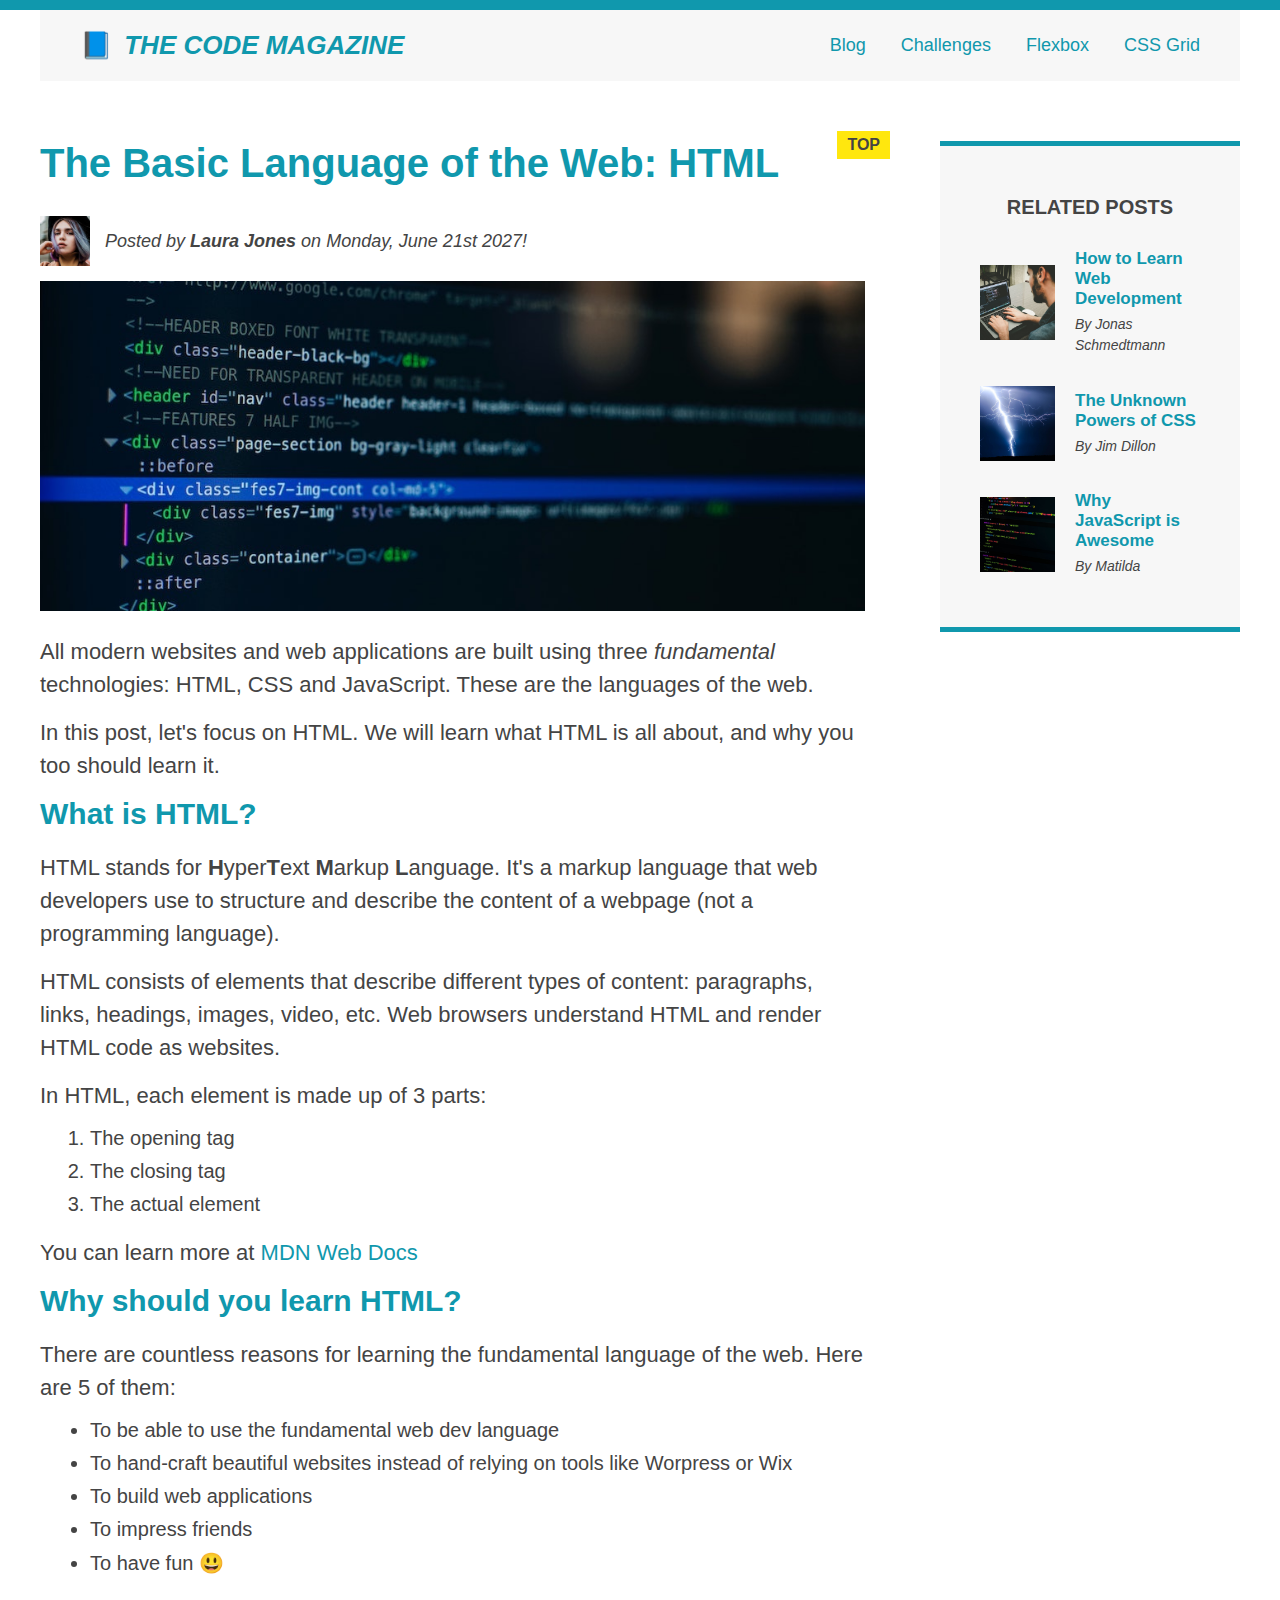
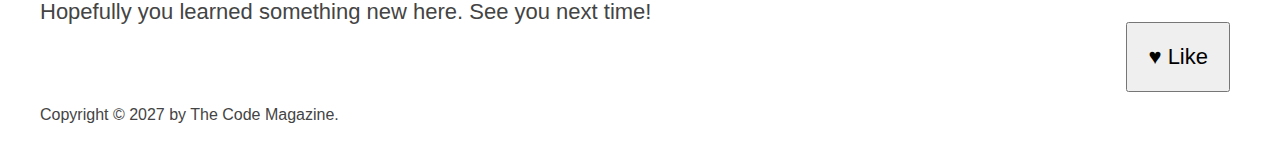
<file: gabi/index.html>
<!DOCTYPE html>
<html lang="en">
  <head>
    <meta charset="UTF-8" />
    <link href="style.css" rel="stylesheet" />
    <title>The Basic Language of the Web: HTML</title>
  </head>

  <body>
    <div class="container">
      <header class="main-header clearfix">
        <h1>📘 The Code Magazine</h1>
        <nav>
          <a href="blog.html">Blog</a>
          <a href="#">Challenges</a>
          <a href="flexbox.html">Flexbox</a>
          <a href="css-grid.html">CSS Grid</a>
        </nav>
      </header>
      <!-- <div class="body-box">       -->
      <article>
        <header class="post-header">
          <h2>The Basic Language of the Web: HTML</h2>
          <div class="author-box">
            <img
              src="img/laura-jones.jpg"
              alt="Headshot of Laura Jones"
              height="50"
              width="50"
              class="author-img"
            />
            <p id="author" class="author">
              Posted by <strong>Laura Jones</strong> on Monday, June 21st 2027!
            </p>
          </div>
          <img
            src="img/post-img.jpg"
            alt="HTML code on a screen"
            width="500"
            height="200"
            class="post-img"
          />
        </header>

        <p>
          All modern websites and web applications are built using three
          <em>fundamental</em>
          technologies: HTML, CSS and JavaScript. These are the languages of the
          web.
        </p>

        <p>
          In this post, let's focus on HTML. We will learn what HTML is all
          about, and why you too should learn it.
        </p>

        <h3>What is HTML?</h3>
        <p>
          HTML stands for <strong>H</strong>yper<strong>T</strong>ext
          <strong>M</strong>arkup <strong>L</strong>anguage. It's a markup
          language that web developers use to structure and describe the content
          of a webpage (not a programming language).
        </p>
        <p>
          HTML consists of elements that describe different types of content:
          paragraphs, links, headings, images, video, etc. Web browsers
          understand HTML and render HTML code as websites.
        </p>
        <p>In HTML, each element is made up of 3 parts:</p>

        <ol>
          <li>The opening tag</li>
          <li>The closing tag</li>
          <li>The actual element</li>
        </ol>

        <p>
          You can learn more at
          <a
            href="https://developer.mozilla.org/en-US/docs/Web/HTML"
            target="_blank"
            >MDN Web Docs</a
          >
        </p>

        <h4>Why should you learn HTML?</h4>

        <p>
          There are countless reasons for learning the fundamental language of
          the web. Here are 5 of them:
        </p>

        <ul>
          <li>To be able to use the fundamental web dev language</li>
          <li>
            To hand-craft beautiful websites instead of relying on tools like
            Worpress or Wix
          </li>
          <li>To build web applications</li>
          <li>To impress friends</li>
          <li>To have fun 😃</li>
        </ul>

        <p>Hopefully you learned something new here. See you next time!</p>
      </article>

      <aside>
        <h5>Related posts</h5>

        <ul class="related">
          <li class="related-post">
            <img
              src="img/related-1.jpg"
              alt="Person programming"
              width="75"
              width="75"
            />
            <div>
              <a href="#" class="related-link">How to Learn Web Development</a>
              <p class="related-author">By Jonas Schmedtmann</p>
            </div>
          </li>
          <li class="related-post">
            <img
              src="img/related-2.jpg"
              alt="Lightning"
              width="75"
              heigth="75"
            />
            <div>
              <a href="#" class="related-link">The Unknown Powers of CSS</a>
              <p class="related-author">By Jim Dillon</p>
            </div>
          </li>
          <li class="related-post">
            <img
              src="img/related-3.jpg"
              alt="JavaScript code on a screen"
              width="75"
              height="75"
            />
            <div>
              <a href="#" class="related-link">Why JavaScript is Awesome</a>
              <p class="related-author">By Matilda</p>
            </div>
          </li>
        </ul>
      </aside>
      <!-- </div> -->
      <button>&hearts; Like</button>
      <footer>
        <p id="copyright">Copyright &copy; 2027 by The Code Magazine.</p>
      </footer>
    </div>
  </body>
</html>
</file>
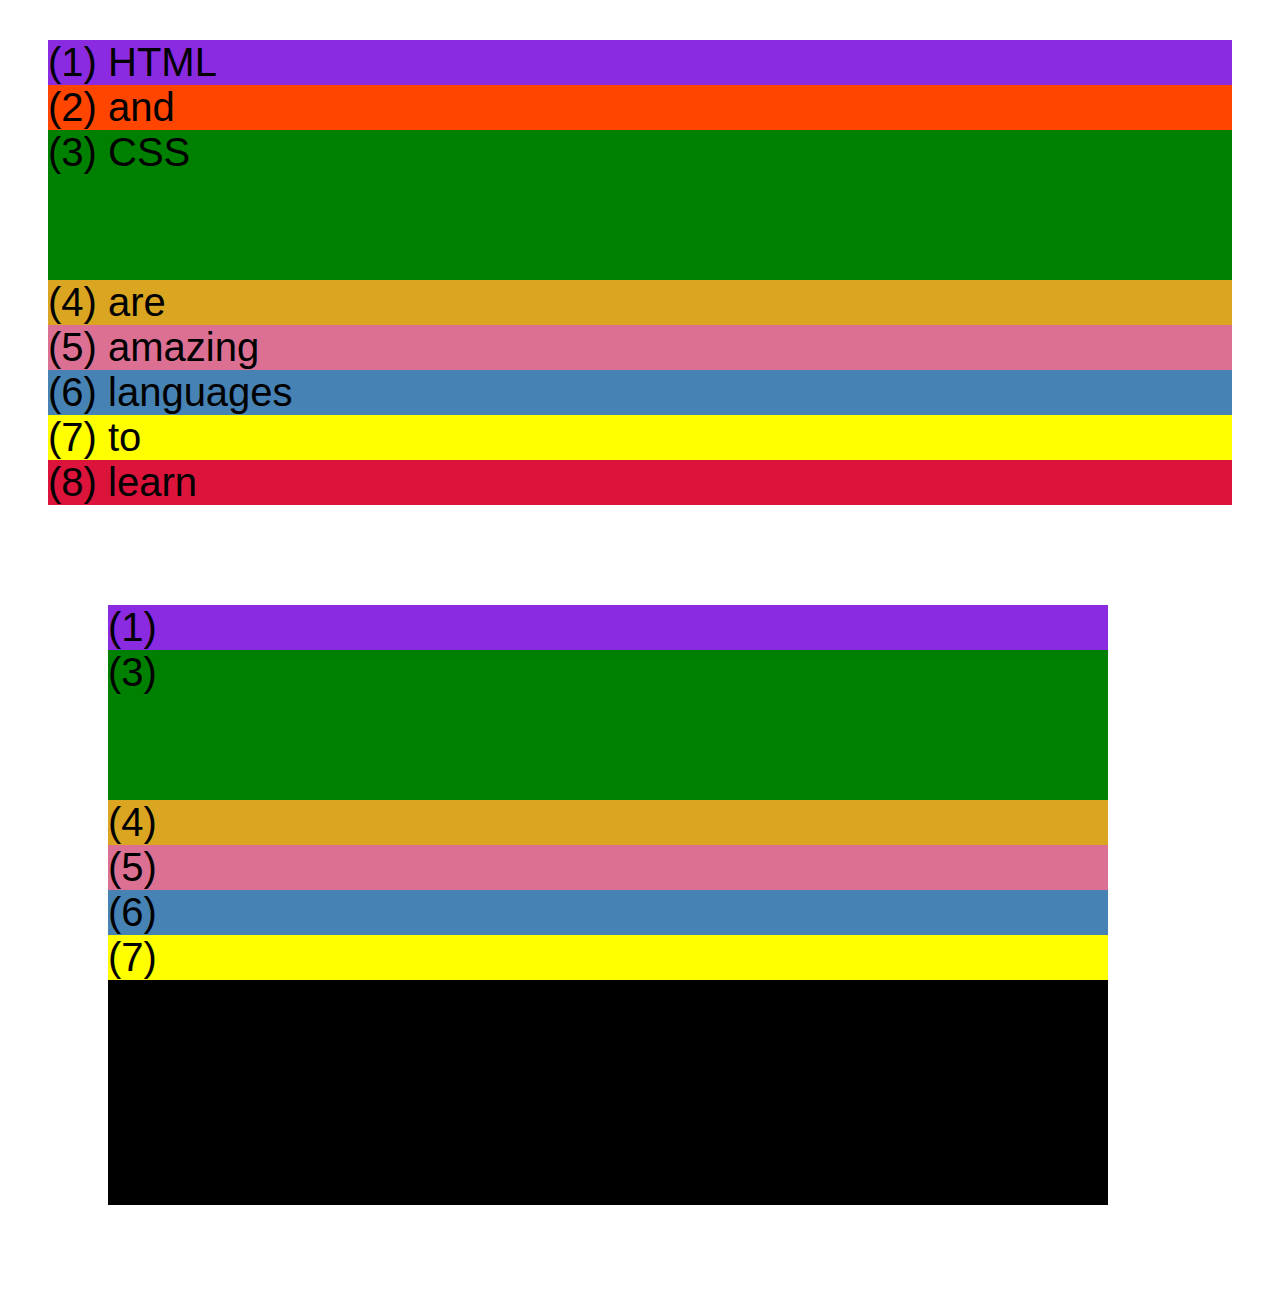
<file: gabi/css-grid.html>
<!DOCTYPE html>
<html lang="en">
  <head>
    <meta charset="UTF-8" />
    <meta http-equiv="X-UA-Compatible" content="IE=edge" />
    <meta name="viewport" content="width=device-width, initial-scale=1.0" />
    <title>CSS Grid</title>
    <style>
      .el--1 {
        background-color: blueviolet;
      }
      .el--2 {
        background-color: orangered;
      }
      .el--3 {
        background-color: green;
        height: 150px;
      }
      .el--4 {
        background-color: goldenrod;
      }
      .el--5 {
        background-color: palevioletred;
      }
      .el--6 {
        background-color: steelblue;
      }
      .el--7 {
        background-color: yellow;
      }
      .el--8 {
        background-color: crimson;
      }

      .container--1 {
        /* STARTER */
        font-family: sans-serif;
        background-color: #ddd;
        font-size: 40px;
        margin: 40px;

        /* CSS GRID */
      }

      .container--2 {
        /* STARTER */
        font-family: sans-serif;
        background-color: black;
        font-size: 40px;
        margin: 100px;

        width: 1000px;
        height: 600px;

        /* CSS GRID */
      }
    </style>
  </head>
  <body>
    <div class="container--1">
      <div class="el el--1">(1) HTML</div>
      <div class="el el--2">(2) and</div>
      <div class="el el--3">(3) CSS</div>
      <div class="el el--4">(4) are</div>
      <div class="el el--5">(5) amazing</div>
      <div class="el el--6">(6) languages</div>
      <div class="el el--7">(7) to</div>
      <div class="el el--8">(8) learn</div>
    </div>

    <div class="container--2">
      <div class="el el--1">(1)</div>
      <div class="el el--3">(3)</div>
      <div class="el el--4">(4)</div>
      <div class="el el--5">(5)</div>
      <div class="el el--6">(6)</div>
      <div class="el el--7">(7)</div>
    </div>
  </body>
</html>
</file>
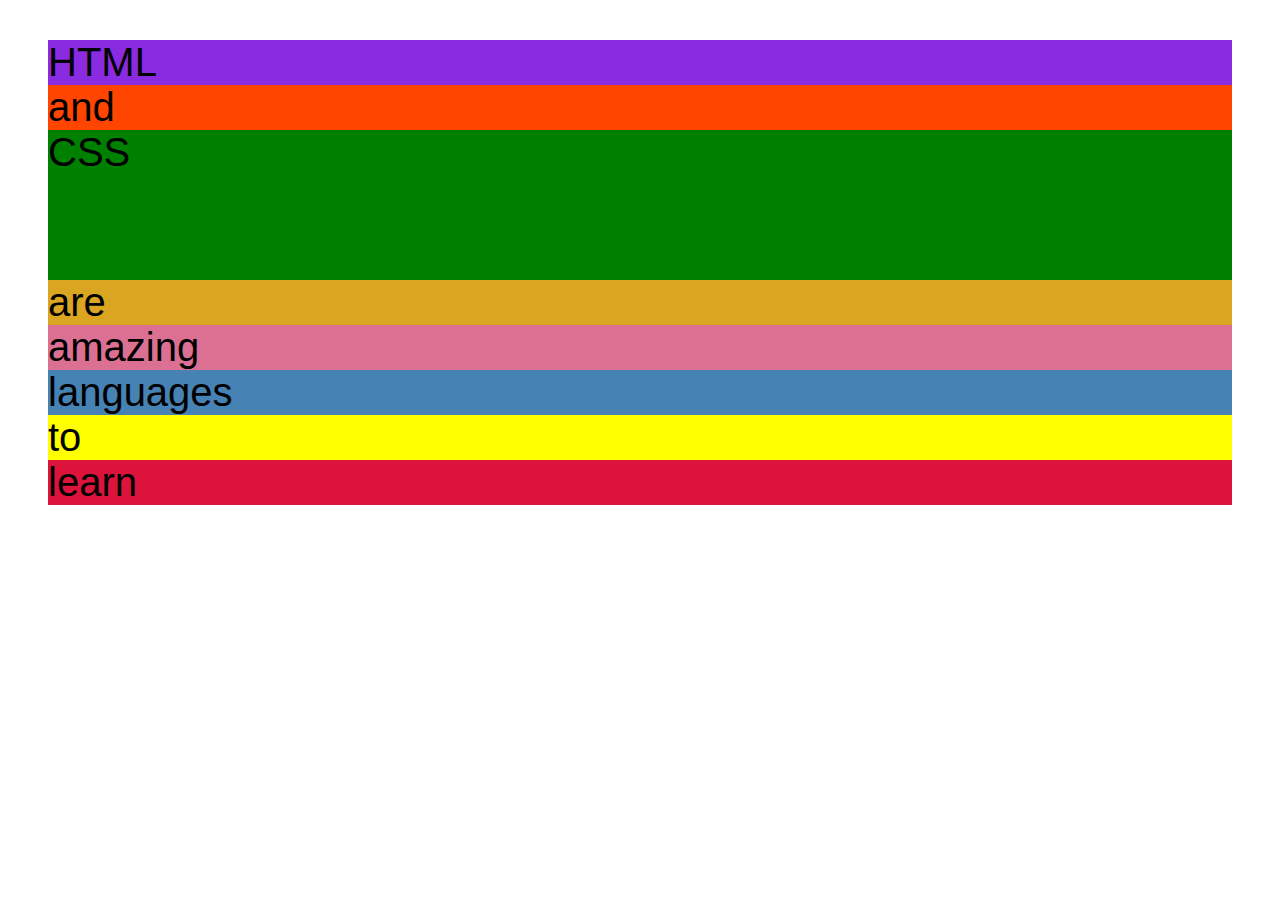
<file: gabi/flexbox.html>
<!DOCTYPE html>
<html lang="en">
  <head>
    <meta charset="UTF-8" />
    <meta http-equiv="X-UA-Compatible" content="IE=edge" />
    <meta name="viewport" content="width=device-width, initial-scale=1.0" />
    <title>Flexbox</title>
    <style>
      .el--1 {
        background-color: blueviolet;
      }
      .el--2 {
        background-color: orangered;
      }
      .el--3 {
        background-color: green;
        height: 150px;
      }
      .el--4 {
        background-color: goldenrod;
      }
      .el--5 {
        background-color: palevioletred;
      }
      .el--6 {
        background-color: steelblue;
      }
      .el--7 {
        background-color: yellow;
      }
      .el--8 {
        background-color: crimson;
      }

      .container {
        /* STARTER */
        font-family: sans-serif;
        background-color: #ddd;
        font-size: 40px;
        margin: 40px;

        /* FLEXBOX */
      }
    </style>
  </head>
  <body>
    <div class="container">
      <div class="el el--1">HTML</div>
      <div class="el el--2">and</div>
      <div class="el el--3">CSS</div>
      <div class="el el--4">are</div>
      <div class="el el--5">amazing</div>
      <div class="el el--6">languages</div>
      <div class="el el--7">to</div>
      <div class="el el--8">learn</div>
    </div>
  </body>
</html>
</file>
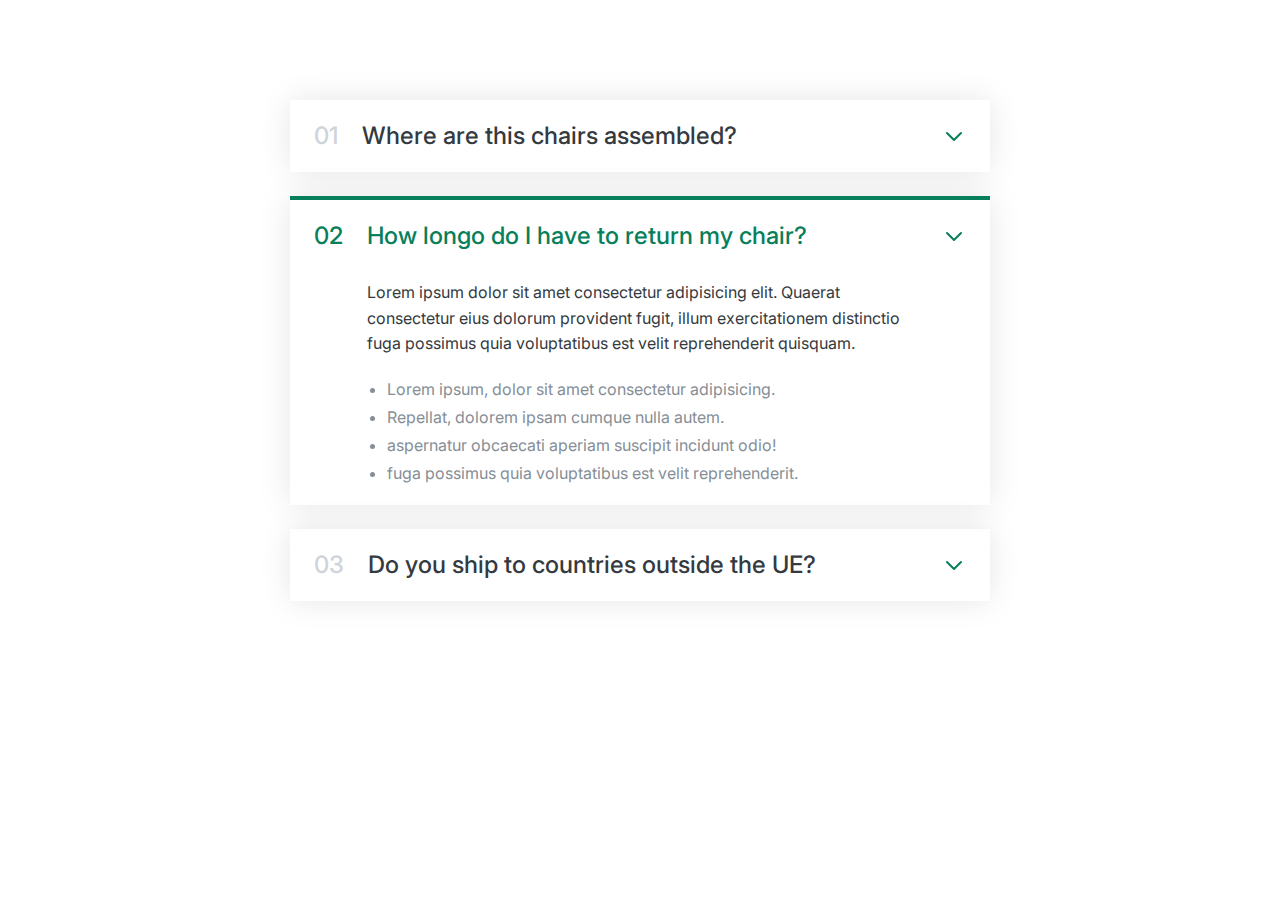
<file: starter/06-Components/01-accordion.html>
<!DOCTYPE html>
<html lang="en">
  <head>
    <meta charset="UTF-8" />
    <meta http-equiv="X-UA-Compatible" content="IE=edge" />
    <meta name="viewport" content="width=device-width, initial-scale=1.0" />
    <link
      href="https://fonts.googleapis.com/css2?family=Inter:wght@400;500;700&display=swap"
      rel="stylesheet"
    />

    <title>Accordion Component</title>

    <style>
      /*
      SPACING SYSTEM (px)
      2 / 4 / 8 / 12 / 16 / 24 / 32 / 48 / 64 / 80 / 96 / 128

      FONT SIZE SYSTEM (px)
      10 / 12 / 14 / 16 / 18 / 20 / 24 / 30 / 36 / 44 / 52 / 62 / 74 / 86 / 98
      */

      /* MAIN COLOR: #087f5b
      GREY COLOR: #343a40 */
      * {
        margin: 0;
        padding: 0;
        box-sizing: border-box;
      }
      body {
        font-family: "Inter", sans-serif;
        color: #343a40;
        line-height: 1;
      }
      .accordion {
        width: 700px;
        margin: 100px auto;

        display: flex;
        flex-direction: column;
        gap: 24px;
      }
      .item {
        box-shadow: 0 0 32px rgba(0, 0, 0, 0.1);
        padding: 24px;

        display: grid;
        grid-template-columns: auto 1fr auto;
        column-gap: 24px;
        row-gap: 32px;
        align-items: center;
      }
      .number,
      .text {
        font-size: 24px;
        font-weight: 500;
        /* color:#087f5b; */
      }
      .number {
        color: #ced4da;
      }

      .icon {
        width: 24px;
        height: 24px;
        stroke: #087f5b;
      }
      .hidden-box {
        grid-column: 2;
        display: none;
      }
      .hidden-box p {
        line-height: 1.6;
        margin-bottom: 24px;
      }
      .hidden-box ul {
        color: #868e96;
        margin-left: 20px;

        display: flex;
        flex-direction: column;
        gap: 12px;
      }
      .open {
        border-top: 4px solid #087f5b;
      }
      .open .hidden-box {
        display: block;
      }
      .open .number,
      .open .text {
        color: #087f5b;
      }
    </style>
  </head>
  <body>
    <div class="accordion">
      <div class="item">
        <p class="number">01</p>
        <p class="text">Where are this chairs assembled?</p>
        <svg
          xmlns="http://www.w3.org/2000/svg"
          class="icon"
          fill="none"
          viewBox="0 0 24 24"
          stroke="currentColor"
          stroke-width="2"
        >
          <path
            stroke-linecap="round"
            stroke-linejoin="round"
            d="M19 9l-7 7-7-7"
          />
        </svg>
        <div class="hidden-box">
          <p>
            Lorem ipsum dolor sit amet consectetur adipisicing elit. Quaerat
            consectetur eius dolorum provident fugit, illum exercitationem
            distinctio fuga possimus quia voluptatibus est velit reprehenderit
            quisquam.
          </p>
          <ul>
            <li>Lorem ipsum, dolor sit amet consectetur adipisicing.</li>
            <li>Repellat, dolorem ipsam cumque nulla autem.</li>
            <li>aspernatur obcaecati aperiam suscipit incidunt odio!</li>
            <li>fuga possimus quia voluptatibus est velit reprehenderit.</li>
          </ul>
        </div>
      </div>

      <div class="item open">
        <p class="number">02</p>
        <p class="text">How longo do I have to return my chair?</p>
        <svg
          xmlns="http://www.w3.org/2000/svg"
          class="icon"
          fill="none"
          viewBox="0 0 24 24"
          stroke="currentColor"
          stroke-width="2"
        >
          <path
            stroke-linecap="round"
            stroke-linejoin="round"
            d="M19 9l-7 7-7-7"
          />
        </svg>
        <div class="hidden-box">
          <p>
            Lorem ipsum dolor sit amet consectetur adipisicing elit. Quaerat
            consectetur eius dolorum provident fugit, illum exercitationem
            distinctio fuga possimus quia voluptatibus est velit reprehenderit
            quisquam.
          </p>
          <ul>
            <li>Lorem ipsum, dolor sit amet consectetur adipisicing.</li>
            <li>Repellat, dolorem ipsam cumque nulla autem.</li>
            <li>aspernatur obcaecati aperiam suscipit incidunt odio!</li>
            <li>fuga possimus quia voluptatibus est velit reprehenderit.</li>
          </ul>
        </div>
      </div>

      <div class="item">
        <p class="number">03</p>
        <p class="text">Do you ship to countries outside the UE?</p>
        <svg
          xmlns="http://www.w3.org/2000/svg"
          class="icon"
          fill="none"
          viewBox="0 0 24 24"
          stroke="currentColor"
          stroke-width="2"
        >
          <path
            stroke-linecap="round"
            stroke-linejoin="round"
            d="M19 9l-7 7-7-7"
          />
        </svg>
        <div class="hidden-box">
          <p>
            Lorem ipsum dolor sit amet consectetur adipisicing elit. Quaerat
            consectetur eius dolorum provident fugit, illum exercitationem
            distinctio fuga possimus quia voluptatibus est velit reprehenderit
            quisquam.
          </p>
          <ul>
            <li>Lorem ipsum, dolor sit amet consectetur adipisicing.</li>
            <li>Repellat, dolorem ipsam cumque nulla autem.</li>
            <li>aspernatur obcaecati aperiam suscipit incidunt odio!</li>
            <li>fuga possimus quia voluptatibus est velit reprehenderit.</li>
          </ul>
        </div>
      </div>
    </div>
  </body>
</html>
</file>
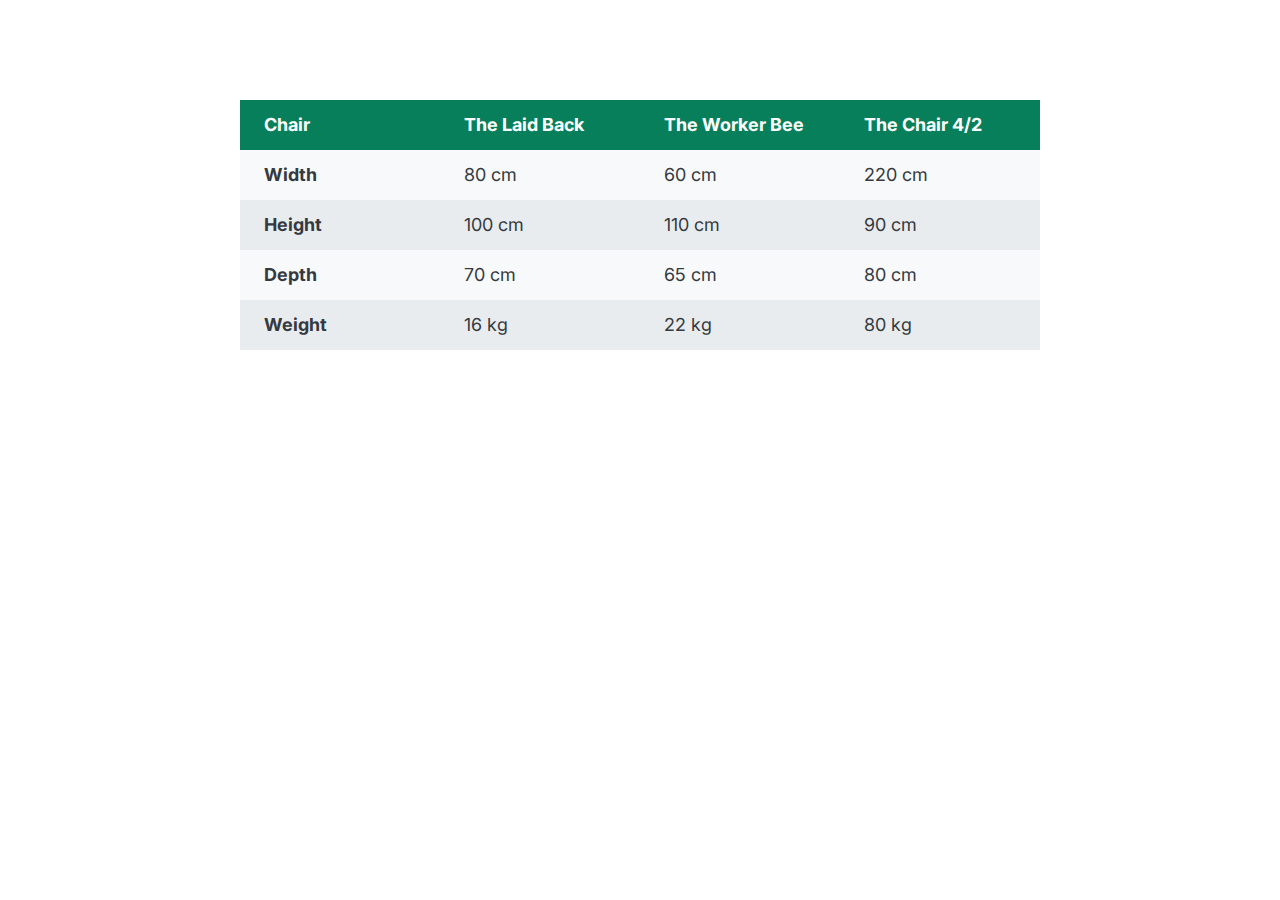
<file: starter/06-Components/03-table.html>
<!DOCTYPE html>
<html lang="en">
  <head>
    <meta charset="UTF-8" />
    <meta http-equiv="X-UA-Compatible" content="IE=edge" />
    <meta name="viewport" content="width=device-width, initial-scale=1.0" />
    <link
      href="https://fonts.googleapis.com/css2?family=Inter:wght@400;500;700&display=swap"
      rel="stylesheet"
    />

    <title>Accordion Component</title>

    <style>
      /*
      SPACING SYSTEM (px)
      2 / 4 / 8 / 12 / 16 / 24 / 32 / 48 / 64 / 80 / 96 / 128

      FONT SIZE SYSTEM (px)
      10 / 12 / 14 / 16 / 18 / 20 / 24 / 30 / 36 / 44 / 52 / 62 / 74 / 86 / 98
      */

      /* MAIN COLOR: #087f5b
      GREY COLOR: #343a40 */
      * {
        margin: 0;
        padding: 0;
        box-sizing: border-box;
      }
      body {
        font-family: "Inter", sans-serif;
        color: #343a40;
        line-height: 1;
        font-size: 18px;
        display: flex;
        justify-content: center;
      }

      table {
        width: 800px;
        margin-top: 100px;
        border-collapse: collapse;
      }

      th,
      td {
        padding: 16px 24px;
        text-align: left;
      }

      thead th {
        background-color: #087f5b;
        color: #fff;
        width: 25%;
      }

      tbody tr:nth-child(odd) {
        background-color: #f8f9fa;
      }

      tbody tr:nth-child(even) {
        background-color: #e9ecef;
      }
    </style>
  </head>
  <body>
    <table>
      <thead>
        <tr>
          <th>Chair</th>
          <th>The Laid Back</th>
          <th>The Worker Bee</th>
          <th>The Chair 4/2</th>
        </tr>
      </thead>
      <tbody>
        <tr>
          <th>Width</th>
          <td>80 cm</td>
          <td>60 cm</td>
          <td>220 cm</td>
        </tr>
        <tr>
          <th>Height</th>
          <td>100 cm</td>
          <td>110 cm</td>
          <td>90 cm</td>
        </tr>
        <tr>
          <th>Depth</th>
          <td>70 cm</td>
          <td>65 cm</td>
          <td>80 cm</td>
        </tr>
        <tr>
          <th>Weight</th>
          <td>16 kg</td>
          <td>22 kg</td>
          <td>80 kg</td>
        </tr>
      </tbody>
    </table>
  </body>
</html>
</file>
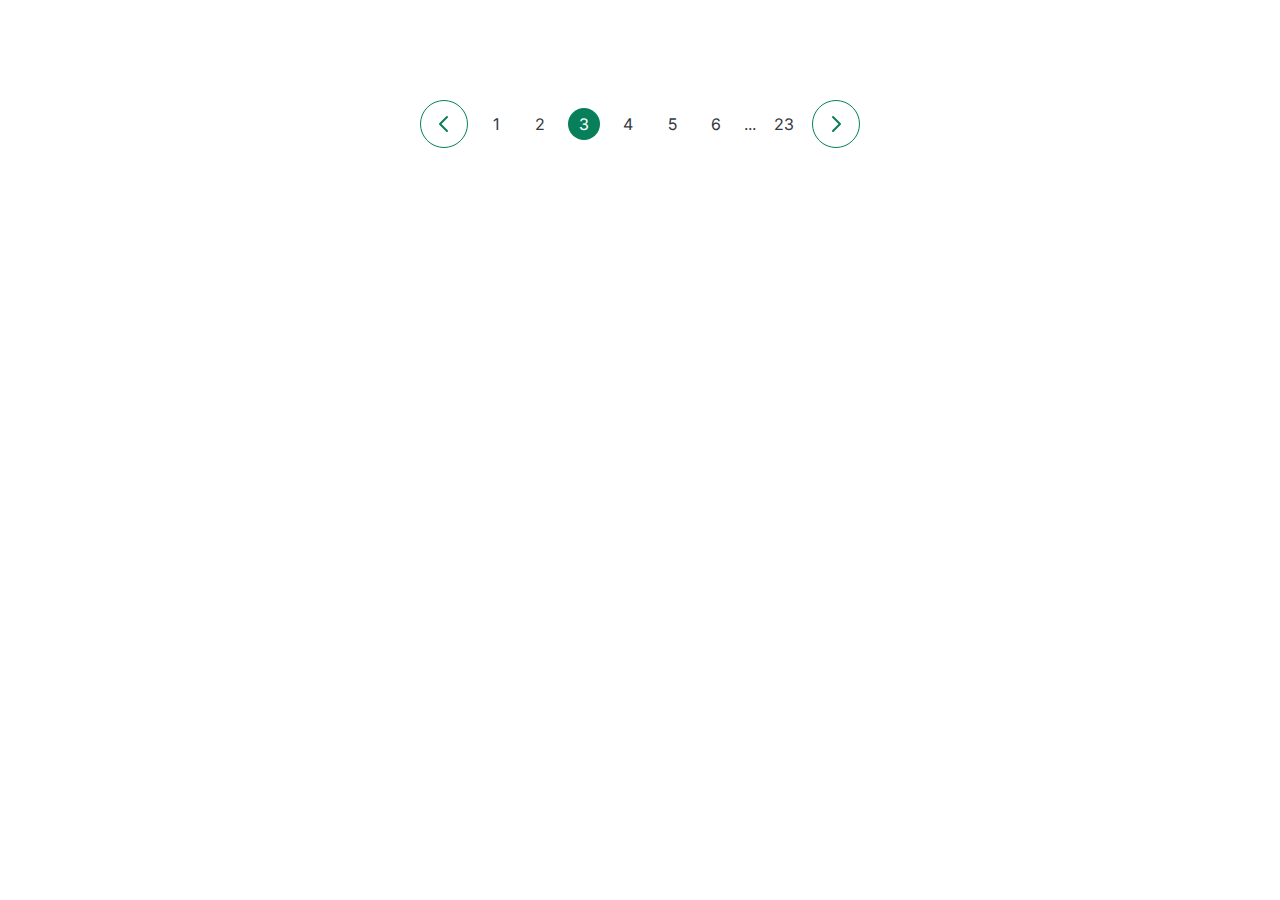
<file: starter/06-Components/04-pagination.html>
<!DOCTYPE html>
<html lang="en">
  <head>
    <meta charset="UTF-8" />
    <meta http-equiv="X-UA-Compatible" content="IE=edge" />
    <meta name="viewport" content="width=device-width, initial-scale=1.0" />
    <link
      href="https://fonts.googleapis.com/css2?family=Inter:wght@400;500;700&display=swap"
      rel="stylesheet"
    />

    <title>Accordion Component</title>

    <style>
      /*
            SPACING SYSTEM (px)
            2 / 4 / 8 / 12 / 16 / 24 / 32 / 48 / 64 / 80 / 96 / 128

            FONT SIZE SYSTEM (px)
            10 / 12 / 14 / 16 / 18 / 20 / 24 / 30 / 36 / 44 / 52 / 62 / 74 / 86 / 98
            */

      /* MAIN COLOR: #087f5b
            GREY COLOR: #343a40 */
      * {
        margin: 0;
        padding: 0;
        box-sizing: border-box;
      }
      body {
        font-family: "Inter", sans-serif;
        color: #343a40;
        line-height: 1;
      }
      .pagination {
        width: 800px;
        margin: 100px auto;

        display: flex;
        align-items: center;
        justify-content: center;
        gap: 12px;
      }
      .btn {
        width: 48px;
        height: 48px;
        padding: 5px;
        background: none;
        border: 1px solid #087f5b;
        border-radius: 50%;
        cursor: pointer;
        position: relative;
      }
      .btn-icon {
        height: 24px;
        width: 24px;
        stroke: #087f5b;

        position: absolute;
        transform: translate(-50%, -50%);
      }
      .btn:hover {
        background-color: #087f5b;
      }
      .btn:hover .btn-icon {
        stroke: #fff;
      }

      .page-link:link,
      .page-link:visited {
        font-size: 16px;
        color: #343a40;
        text-decoration: none;
        height: 32px;
        width: 32px;
        padding: 5px;
        border-radius: 50%;

        display: flex;
        align-items: center;
        justify-content: center;
      }

      .page-link:hover,
      .page-link:active,
      .page-link.page-link--current {
        background-color: #087f5b;
        color: #fff;
      }

      .dots {
        color: #343a40;
        font-size: 16px;
      }
    </style>
  </head>
  <body>
    <div class="pagination">
      <button class="btn">
        <svg
          xmlns="http://www.w3.org/2000/svg"
          class="btn-icon"
          fill="none"
          viewBox="0 0 24 24"
          stroke="currentColor"
          stroke-width="2"
        >
          <path
            stroke-linecap="round"
            stroke-linejoin="round"
            d="M15 19l-7-7 7-7"
          />
        </svg>
      </button>

      <a href="#" class="page-link">1</a>
      <a href="#" class="page-link">2</a>
      <a href="#" class="page-link page-link--current">3</a>
      <a href="#" class="page-link">4</a>
      <a href="#" class="page-link">5</a>
      <a href="#" class="page-link">6</a>
      <span class="dots">...</span>
      <a href="#" class="page-link">23</a>

      <button class="btn">
        <svg
          xmlns="http://www.w3.org/2000/svg"
          class="btn-icon"
          fill="none"
          viewBox="0 0 24 24"
          stroke="currentColor"
          stroke-width="2"
        >
          <path
            stroke-linecap="round"
            stroke-linejoin="round"
            d="M9 5l7 7-7 7"
          />
        </svg>
      </button>
    </div>
  </body>
</html>
</file>
<file: gabi/style.css>
* {
  margin: 0;
  padding: 0;
  box-sizing: border-box;
}

.main-header {
  background-color: #f7f7f7;
  padding: 20px 40px;
  /* margin-bottom: 60px; */
}
nav {
  font-size: 18px;
  text-align: center;
}
body {
  font-family: sans-serif;
  color: #444;
  border-top: 10px solid #1098ad;
  position: relative;
}
.container {
  width: 1200px;
  margin: 0 auto;
}
.post-header {
  margin-bottom: 20px;
}
article {
  /* margin-bottom: 60px; */
}
h1,
h2,
h3,
h4 {
  color: #1098ad;
}
h1 {
  font-size: 26px;
  text-transform: uppercase;
  font-style: italic;
}
h1::first-letter {
  font-style: normal;
  margin-right: 5px;
}
h2 {
  font-size: 40px;
  margin-bottom: 30px;
  position: relative;
}
h2::after {
  content: "TOP";
  background-color: #ffe70e;
  color: #444;
  font-size: 16px;
  font-weight: bold;
  display: inline-block;
  padding: 5px 10px;
  position: absolute;
  top: -10px;
  right: -25px;
}
h3,
h4 {
  font-size: 30px;
  margin-bottom: 20px;
}
h5 {
  font-size: 20px;
  text-transform: uppercase;
  text-align: center;
  margin-bottom: 30px;
}
p {
  font-size: 22px;
  line-height: 1.5;
  margin-bottom: 15px;
}
ul,
ol {
  margin-left: 50px;
  margin-bottom: 20px;
}
li {
  font-size: 20px;
  margin-bottom: 10px;
}
li:last-child {
  margin-bottom: 0;
}
/*li:first-child {
  color: rgb(85, 175, 145);
}*/
/*
article header p {
  font-style: italic;
}*/
#author {
  font-style: italic;
  font-size: 18px;
}
/* .related-author {
  font-size: 18px;
  font-weight: bold;
} */
.related {
  list-style: none;
  margin: 0;
}
aside {
  background-color: #f7f7f7;
  border-top: 5px solid #1098ad;
  border-bottom: 5px solid #1098ad;
  padding: 50px 40px;
}

/* footer p {
  font-size: 16px;
} */
#copyright {
  font-size: 16px;
}
/*Styling Link*/
a:link {
  color: #1098ad;
  text-decoration: none;
}
a:visited {
  color: #1098ad;
}
a:hover {
  color: orangered;
  font-weight: bold;
  text-decoration: underline orangered;
}
a:active {
  background-color: black;
  font-style: italic;
}
.post-img {
  width: 100%;
  height: auto;
}
nav a:link {
  margin-right: 30px;
  /* margin-top: 10px; */
  display: inline-block;
}
nav a:last-child {
  margin-right: 0;
}
button {
  font-size: 22px;
  padding: 20px;
  cursor: pointer;
  position: absolute;
  bottom: 50px;
  right: 50px;
}

/* FLOATS
.author-img {
  float: left;
  margin-bottom: 20px;
}
.author {
  float: left;
  margin-top: 30px;
  margin-left: 20px;
}
h1 {
  float: left;
}
nav {
  float: right;
}
.clearfix::after {
  clear: both;
  content: "";
  display: block;
}

article {
  width: 875px;
  float: left;
}
aside {
  width: 300px;
  float: right;
}
footer {
  clear: both;
} */

/* FLEXBOX */
.main-header {
  display: flex;
  align-items: center;
  justify-content: space-between;
}
.author-box {
  display: flex;
  align-items: center;
  margin-bottom: 15px;
}
.author {
  margin-bottom: 0;
  margin-left: 15px;
}
.related-post {
  display: flex;
  align-items: center;
  gap: 20px;
  margin-bottom: 30px;
}
.related-link:link {
  font-size: 17px;
  font-weight: bold;
  font-style: normal;
  margin-bottom: 5px;
  display: block;
}

.related-author {
  margin-bottom: 0;
  font-size: 14px;
  font-weight: normal;
  font-style: italic;
}
/* .body-box {
  display: flex;
  align-items: flex-start;
  gap: 75px;
  margin-bottom: 60px;
}
.article {
  flex: 0 0 825px;
  margin-bottom: 0;
}
.aside {
  flex: 0 0 300px; 
}*/

/* CSS GRID */

.container {
  display: grid;
  grid-template-columns: 1fr 300px;
  column-gap: 75px;
  row-gap: 60px;
  align-items: start;
}
.main-header {
  grid-column: 1 / span 2;
}
footer {
  grid-column: 1 / -1;
}
</file>
